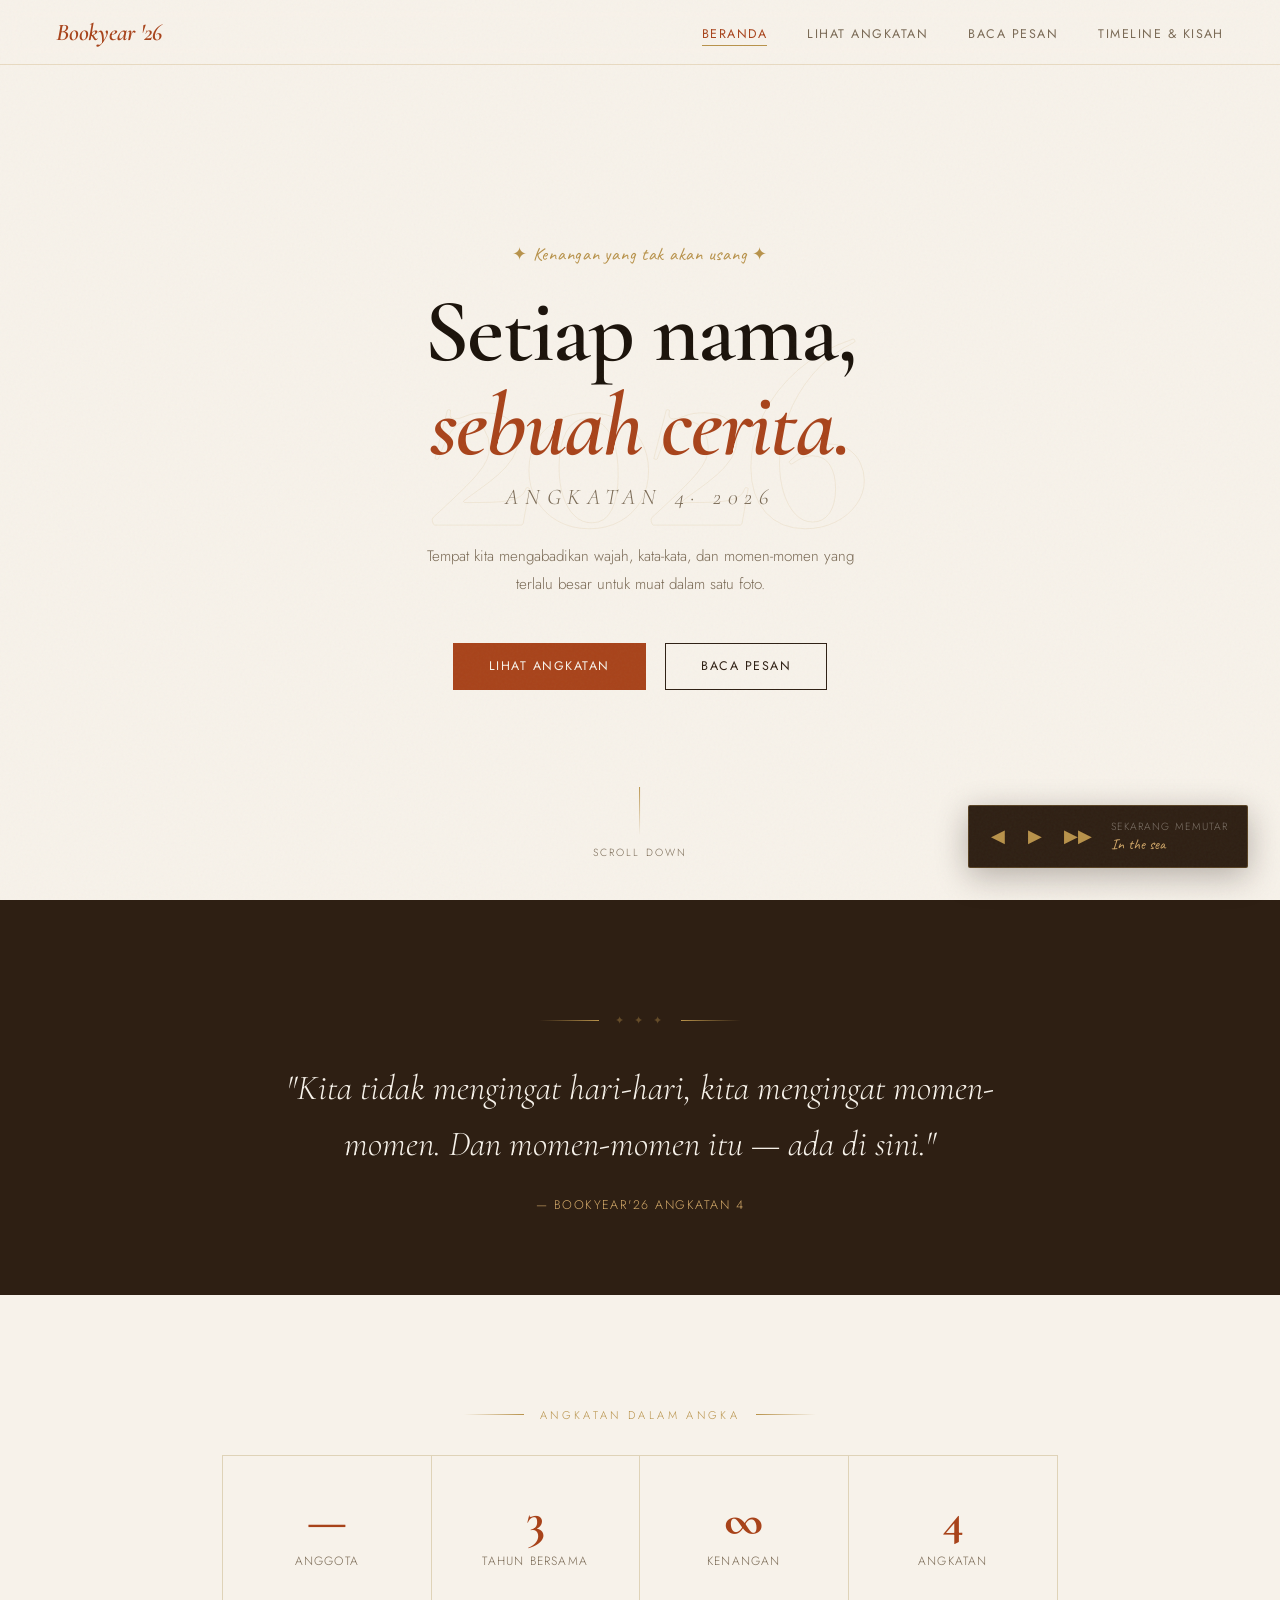
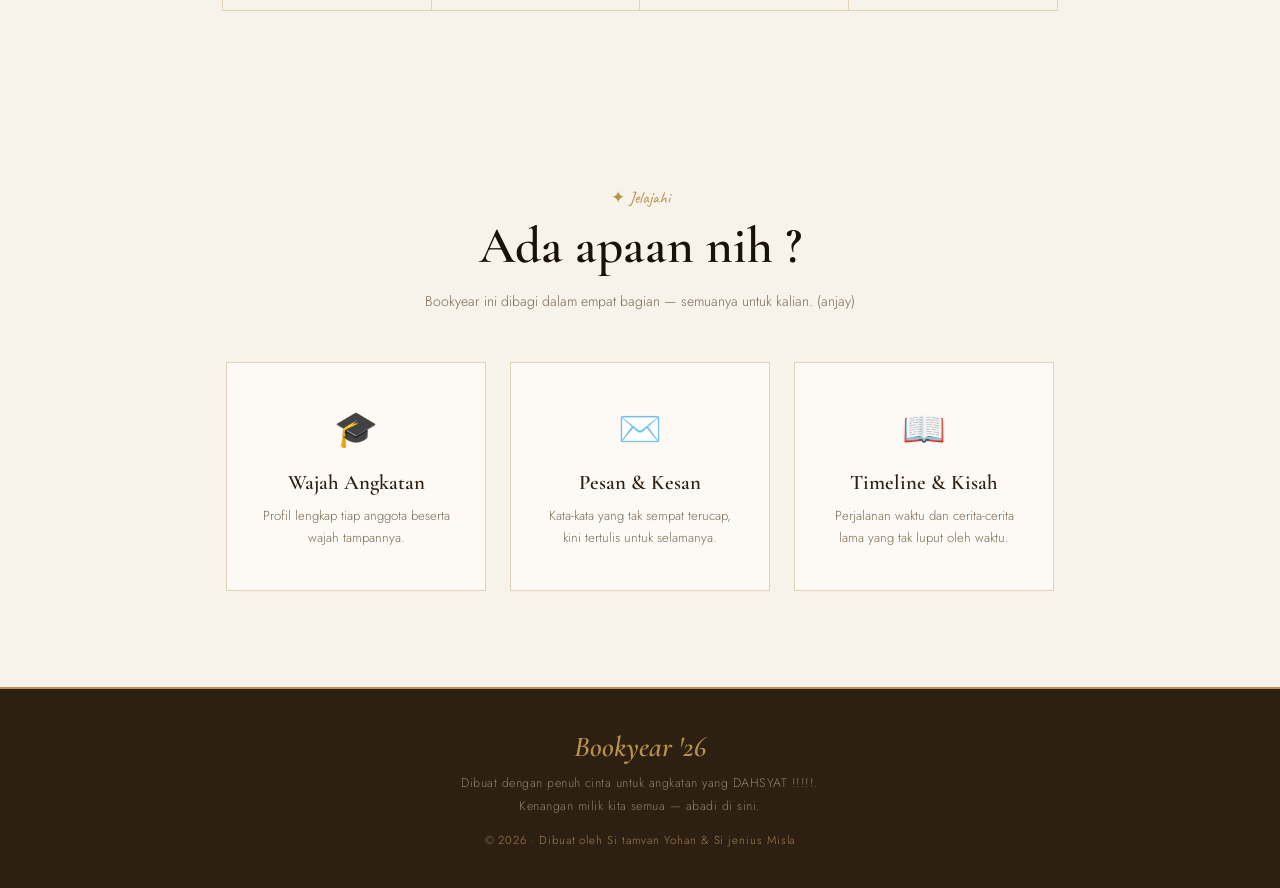
<file: index.html>
<!DOCTYPE html>
<html lang="id">
<head>
  <meta charset="UTF-8"/>
  <meta name="viewport" content="width=device-width, initial-scale=1.0"/>
  <title>Bookyear '26 — Angkatan Kita</title>
  <link rel="stylesheet" href="style.css"/>
  <style>
    .hero {
      min-height: 100vh;
      display: flex;
      flex-direction: column;
      justify-content: center;
      align-items: center;
      text-align: center;
      padding: 6rem 2rem 4rem;
      position: relative;
      overflow: hidden;
    }
    .hero-bg-text {
      position: absolute;
      font-family: 'Cormorant Garamond', serif;
      font-size: clamp(8rem, 22vw, 22rem);
      font-weight: 700;
      color: transparent;
      -webkit-text-stroke: 1px rgba(184,146,74,0.12);
      line-height: 1;
      user-select: none;
      top: 50%;
      transform: translateY(-55%);
      letter-spacing: -0.05em;
      white-space: nowrap;
    }
    .hero-content { position: relative; z-index: 2; max-width: 680px; }
    .hero-eyebrow { font-family: 'Caveat', cursive; font-size: 1.15rem; color: var(--gold); margin-bottom: 1.2rem; animation: fadeUp 0.9s ease both; letter-spacing: 0.04em; }
    .hero-title { font-family: 'Cormorant Garamond', serif; font-size: clamp(3rem, 7vw, 6rem); font-weight: 600; line-height: 1.05; color: var(--ink); margin-bottom: 0.6rem; animation: fadeUp 0.9s 0.12s ease both; letter-spacing: -0.02em; }
    .hero-title em { font-style: italic; color: var(--rust); }
    .hero-year-line { font-family: 'Cormorant Garamond', serif; font-size: clamp(1rem, 2.5vw, 1.4rem); font-weight: 300; font-style: italic; color: var(--muted); letter-spacing: 0.3em; text-transform: uppercase; margin-bottom: 2rem; animation: fadeUp 0.9s 0.22s ease both; }
    .hero-desc { font-size: 0.95rem; color: var(--muted); line-height: 1.85; max-width: 440px; margin: 0 auto 2.8rem; animation: fadeUp 0.9s 0.32s ease both; }
    .hero-cta { display: flex; gap: 1.2rem; justify-content: center; animation: fadeUp 0.9s 0.44s ease both; flex-wrap: wrap; }
    .scroll-indicator { position: absolute; bottom: 2.5rem; left: 50%; transform: translateX(-50%); display: flex; flex-direction: column; align-items: center; gap: 0.6rem; color: var(--muted); font-size: 0.65rem; letter-spacing: 0.2em; text-transform: uppercase; animation: fadeIn 1s 0.8s ease both; }
    .scroll-bar { width: 1px; height: 48px; background: linear-gradient(to bottom, var(--gold), transparent); animation: scrollLine 2.2s infinite; }
    .intro-strip { background: var(--brown); padding: 5rem 2rem; text-align: center; }
    .intro-strip .inner { max-width: 720px; margin: 0 auto; }
    .intro-strip blockquote { font-family: 'Cormorant Garamond', serif; font-size: clamp(1.4rem, 3vw, 2.2rem); font-style: italic; font-weight: 300; color: var(--cream); line-height: 1.6; margin-bottom: 1.2rem; }
    .intro-strip cite { font-size: 0.78rem; color: var(--gold-light); letter-spacing: 0.12em; text-transform: uppercase; font-style: normal; }
    .stats-section { padding: 5rem 2rem; max-width: 900px; margin: 0 auto; }
    .stats-grid { display: grid; grid-template-columns: repeat(4, 1fr); gap: 0; border: 1px solid var(--warm); }
    .stat-item { padding: 2.5rem 1.5rem; text-align: center; border-right: 1px solid var(--warm); transition: background 0.25s; }
    .stat-item:last-child { border-right: none; }
    .stat-item:hover { background: var(--parchment); }
    .stat-number { font-family: 'Cormorant Garamond', serif; font-size: 3rem; font-weight: 700; color: var(--rust); line-height: 1; margin-bottom: 0.5rem; }
    .stat-label { font-size: 0.75rem; color: var(--muted); letter-spacing: 0.1em; text-transform: uppercase; }
    .cta-section { padding: 6rem 2rem; text-align: center; }
    .cta-cards { display: flex; gap: 1.5rem; justify-content: center; margin-top: 3rem; flex-wrap: wrap; max-width: 900px; margin-left: auto; margin-right: auto; }
    .cta-card { flex: 1; min-width: 220px; max-width: 260px; background: var(--white); border: 1px solid var(--warm); padding: 2.5rem 1.8rem; text-align: center; text-decoration: none; color: var(--brown); transition: all 0.28s; position: relative; overflow: hidden; }
    .cta-card::before { content: ''; position: absolute; bottom: 0; left: 0; right: 0; height: 3px; background: var(--rust); transform: scaleX(0); transition: transform 0.28s; }
    .cta-card:hover { transform: translateY(-6px); box-shadow: 0 16px 48px rgba(46,31,19,0.12); }
    .cta-card:hover::before { transform: scaleX(1); }
    .cta-card-icon { font-size: 2.2rem; margin-bottom: 1rem; display: block; }
    .cta-card-title { font-family: 'Cormorant Garamond', serif; font-size: 1.3rem; font-weight: 600; margin-bottom: 0.6rem; }
    .cta-card-desc { font-size: 0.82rem; color: var(--muted); line-height: 1.7; }
    @media (max-width: 768px) {
      .stats-grid { grid-template-columns: 1fr 1fr; }
      .stat-item:nth-child(2) { border-right: none; }
      .stat-item:nth-child(3) { border-top: 1px solid var(--warm); }
      .stat-item:nth-child(4) { border-top: 1px solid var(--warm); }
      .cta-card { min-width: 140px; padding: 1.8rem 1rem; }
    }
  </style>
</head>
<body>

<nav>
  <a href="index.html" class="nav-logo">Bookyear '26</a>
  <ul class="nav-links">
    <li><a href="index.html" class="active">Beranda</a></li>
    <li><a href="angkatan.html">Lihat Angkatan</a></li>
    <li><a href="pesan.html">Baca Pesan</a></li>
    <li><a href="timeline.html">Timeline & Kisah</a></li>
  </ul>
</nav>

<section class="hero">
  <div class="hero-bg-text">2026</div>
  <div class="hero-content">
    <p class="hero-eyebrow">✦ Kenangan yang tak akan usang ✦</p>
    <h1 class="hero-title">Setiap nama,<br/><em>sebuah cerita.</em></h1>
    <p class="hero-year-line">Angkatan 4· 2026</p>
    <p class="hero-desc">Tempat kita mengabadikan wajah, kata-kata, dan momen-momen yang terlalu besar untuk muat dalam satu foto.</p>
    <div class="hero-cta">
      <a href="angkatan.html" class="btn btn-primary">Lihat Angkatan</a>
      <a href="pesan.html" class="btn btn-outline">Baca Pesan</a>
    </div>
  </div>
  <div class="scroll-indicator">
    <div class="scroll-bar"></div>
    scroll down
  </div>
</section>

<div class="intro-strip">
  <div class="inner">
    <div class="ornament" style="color:rgba(184,146,74,0.4);">✦ ✦ ✦</div>
    <blockquote>"Kita tidak mengingat hari-hari, kita mengingat momen-momen. Dan momen-momen itu — ada di sini."</blockquote>
    <cite>— Bookyear'26 Angkatan 4</cite>
  </div>
</div>

<section class="stats-section">
  <div class="ornament">Angkatan dalam Angka</div>
  <div class="stats-grid">
    <div class="stat-item">
      <div class="stat-number" id="statAnggota">—</div>
      <div class="stat-label">Anggota</div>
    </div>
    <div class="stat-item"><div class="stat-number">3</div><div class="stat-label">Tahun Bersama</div></div>
    <div class="stat-item"><div class="stat-number">∞</div><div class="stat-label">Kenangan</div></div>
    <div class="stat-item"><div class="stat-number">4</div><div class="stat-label">Angkatan</div></div>
  </div>
</section>

<section class="cta-section">
  <p class="section-tag">✦ Jelajahi</p>
  <h2 class="section-title">Ada apaan nih ?</h2>
  <p class="section-sub">Bookyear ini dibagi dalam empat bagian — semuanya untuk kalian. (anjay)</p>
  <div class="cta-cards">
    <a href="angkatan.html" class="cta-card">
      <span class="cta-card-icon">🎓</span>
      <div class="cta-card-title">Wajah Angkatan</div>
      <p class="cta-card-desc">Profil lengkap tiap anggota beserta wajah tampannya.</p>
    </a>
    <a href="pesan.html" class="cta-card">
      <span class="cta-card-icon">✉️</span>
      <div class="cta-card-title">Pesan & Kesan</div>
      <p class="cta-card-desc">Kata-kata yang tak sempat terucap, kini tertulis untuk selamanya.</p>
    </a>
    <a href="timeline.html" class="cta-card">
      <span class="cta-card-icon">📖</span>
      <div class="cta-card-title">Timeline & Kisah</div>
      <p class="cta-card-desc">Perjalanan waktu dan cerita-cerita lama yang tak luput oleh waktu.</p>
    </a>
  </div>
</section>

<footer>
  <div class="footer-logo">Bookyear '26</div>
  <p>Dibuat dengan penuh cinta untuk angkatan yang DAHSYAT !!!!!.<br/>Kenangan milik kita semua — abadi di sini.</p>
  <div class="copyright">© 2026 · Dibuat oleh Si tamvan Yohan & Si jenius Misla</div>
</footer>

<!-- MUSIC PLAYER -->
<div class="music-player">
  <button class="music-btn" id="prevBtn">&#9664;</button>
  <button class="music-btn" id="playBtn">&#9654;</button>
  <button class="music-btn" id="nextBtn">&#9654;&#9654;</button>
  <div class="music-info">
    <div class="music-label">Sekarang Memutar</div>
    <div class="music-title" id="musicTitle">Pilih Lagu</div>
  </div>
</div>
<audio id="audioPlayer"></audio>

<script>
  const SHEETS_API_URL = "https://script.google.com/macros/s/AKfycbzkuLeHB9G6drGbySrIQ1A6SAeWRSLo1djLJoCJ_fPSqho6WKIPizwEtDuufX0tcUEe/exec";

  // =============================================
  // PLAYLIST — isi src dengan nama file MP3
  // Upload MP3 ke folder "music/" di repo GitHub
  // Contoh: src: "music/golden-brown.mp3"
  // =============================================
  const playlist = [
    { title: "In the sea", src: "in the sea - The Dreamer Piano.mp3" },
    { title: "打上花火 — DAOKO", src: "DAOKO × 米津玄師『打上花火』MUSIC VIDEO - daoko_jp.mp3" },
    { title: "Taweel Al Shawq — Ahmed Bukhatir", src: "Nasheed Taweel Alshawq - Ahmed Bukhatir  - أحمد بوخاطر - نشيد طويل الشوق - Ahmed Bukhatir  احمد بوخاطر.mp3" },
  ];

  let currentTrack = 0, isPlaying = false;
  const audio = document.getElementById('audioPlayer');
  const playBtn = document.getElementById('playBtn');
  const titleEl = document.getElementById('musicTitle');

  audio.addEventListener('ended', () => loadTrack((currentTrack + 1) % playlist.length));

  function loadTrack(i) {
    currentTrack = (i + playlist.length) % playlist.length;
    titleEl.textContent = playlist[currentTrack].title;
    audio.src = playlist[currentTrack].src;
    if (isPlaying) audio.play().catch(() => {});
  }

  function togglePlay() {
    if (!playlist[currentTrack].src) return;
    if (isPlaying) {
      audio.pause();
      playBtn.innerHTML = '&#9654;';
    } else {
      if (!audio.src || audio.src === window.location.href) audio.src = playlist[currentTrack].src;
      audio.play().catch(() => {});
      playBtn.innerHTML = '&#9646;&#9646;';
    }
    isPlaying = !isPlaying;
  }

  playBtn.onclick = togglePlay;
  document.getElementById('prevBtn').onclick = () => { loadTrack(currentTrack - 1); if (isPlaying) audio.play().catch(() => {}); };
  document.getElementById('nextBtn').onclick = () => { loadTrack(currentTrack + 1); if (isPlaying) audio.play().catch(() => {}); };
  titleEl.textContent = playlist[0].title;

  // Jumlah anggota dinamis dari Sheets
  async function fetchMemberCount() {
    try {
      const res = await fetch(SHEETS_API_URL + '?type=members');
      const data = await res.json();
      document.getElementById('statAnggota').textContent = data.length || '0';
    } catch(e) {
      document.getElementById('statAnggota').textContent = '—';
    }
  }
  fetchMemberCount();
</script>
</body>
</html>
</file>
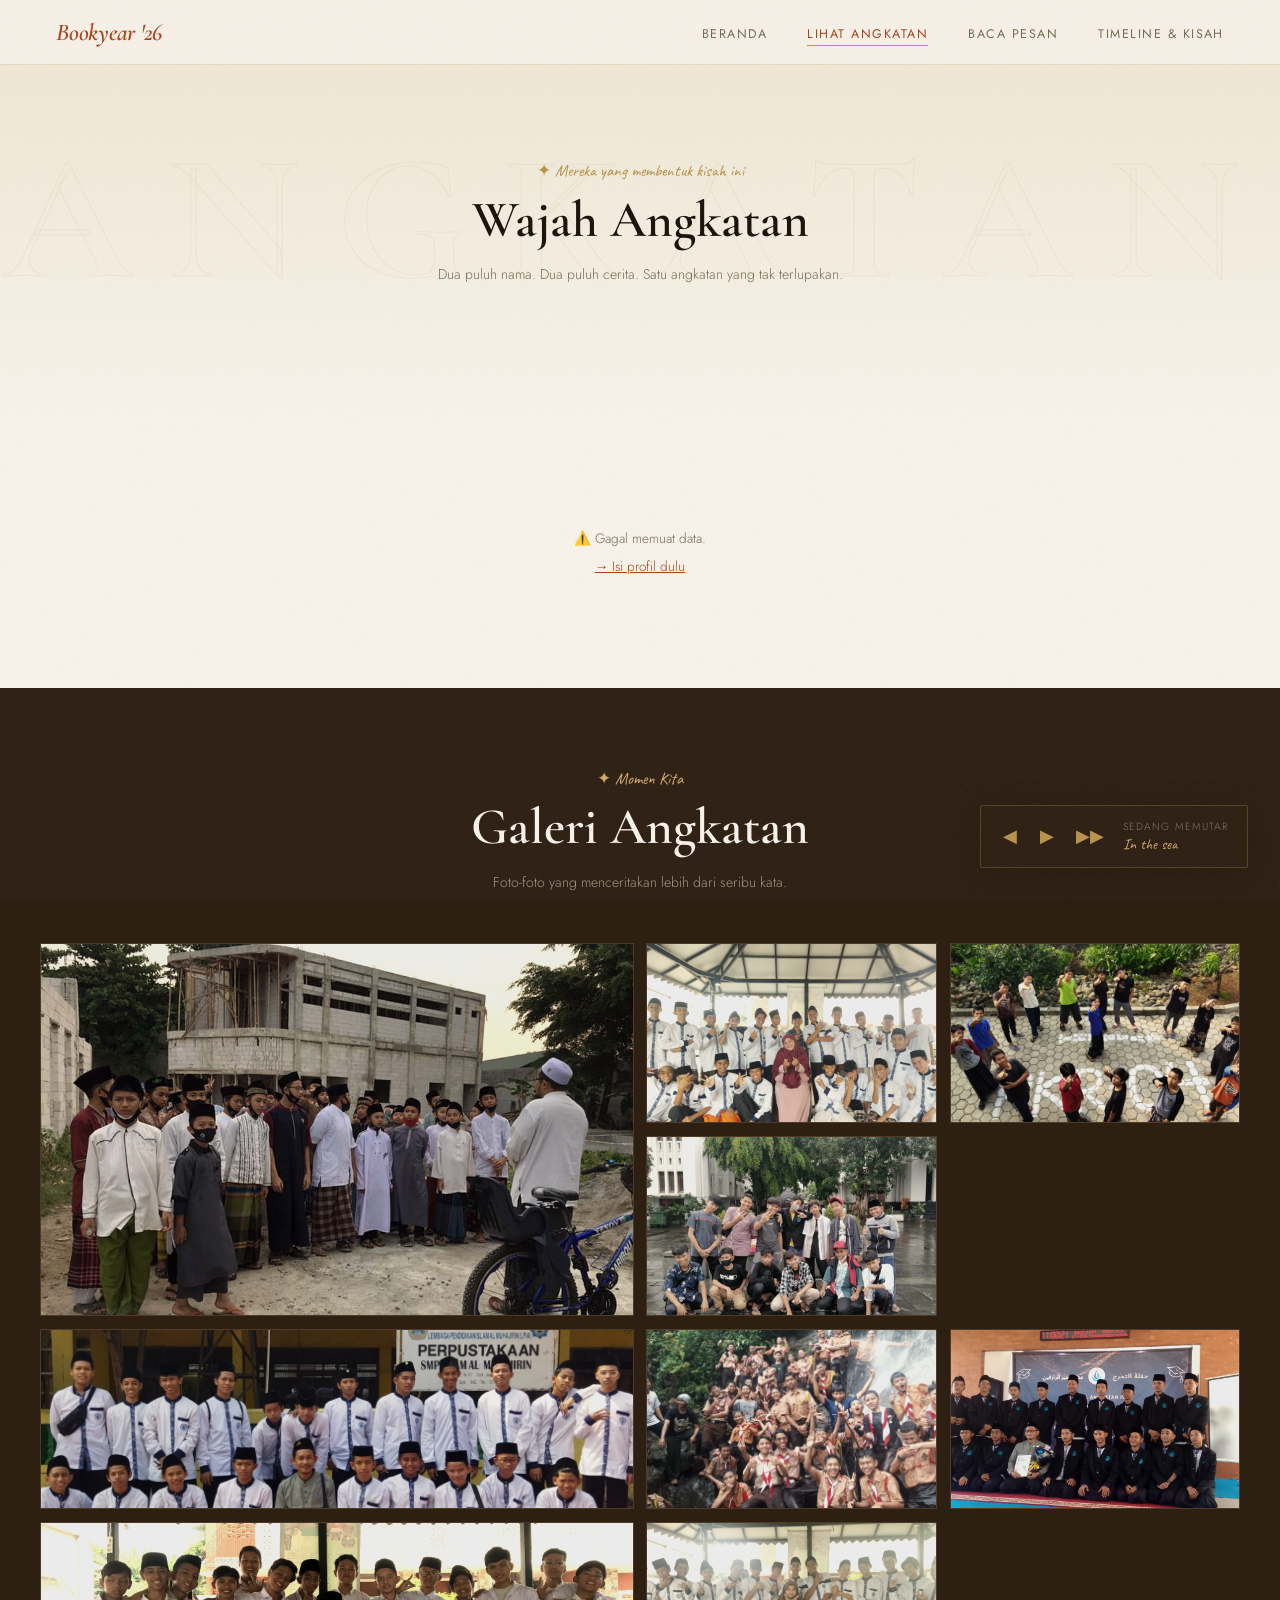
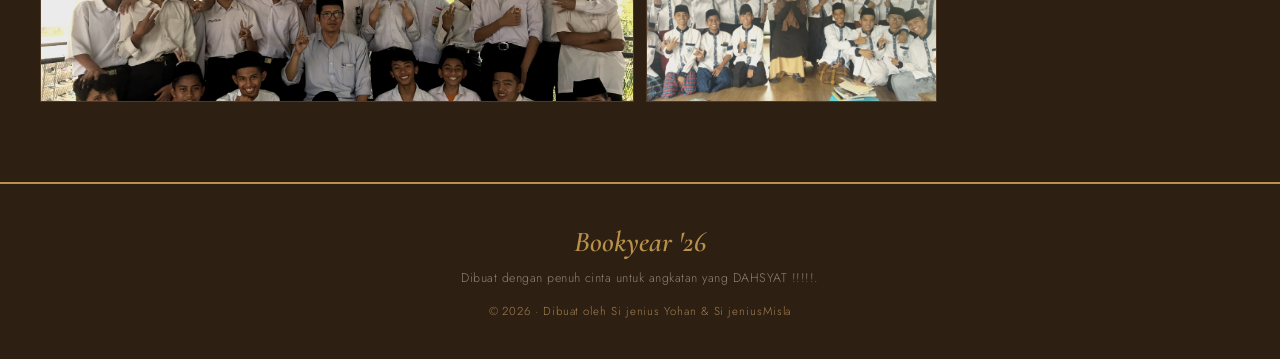
<file: angkatan.html>
<!DOCTYPE html>
<html lang="id">
<head>
  <meta charset="UTF-8"/>
  <meta name="viewport" content="width=device-width, initial-scale=1.0"/>
  <title>Wajah Angkatan — Bookyear '26</title>
  <link rel="stylesheet" href="style.css"/>
  <style>
    .page-hero {
      padding: 10rem 2rem 5rem;
      text-align: center;
      background: linear-gradient(to bottom, var(--parchment), var(--cream));
      position: relative;
      overflow: hidden;
    }
    .page-hero::before {
      content: 'ANGKATAN';
      position: absolute;
      font-family: 'Cormorant Garamond', serif;
      font-size: clamp(5rem, 14vw, 12rem);
      font-weight: 700;
      color: transparent;
      -webkit-text-stroke: 1px rgba(184,146,74,0.1);
      top: 50%; left: 50%;
      transform: translate(-50%, -45%);
      white-space: nowrap;
      pointer-events: none;
      letter-spacing: 0.2em;
    }
    .page-hero .section-title { position: relative; z-index: 1; }
    .page-hero .section-tag { position: relative; z-index: 1; }
    .page-hero .section-sub { position: relative; z-index: 1; }
    .profiles-section { max-width: 1200px; margin: 0 auto; padding: 4rem 2rem; }
    .profiles-grid { display: grid; grid-template-columns: repeat(auto-fill, minmax(190px, 1fr)); gap: 1.2rem; }
    .profile-card { background: var(--white); border: 1px solid var(--warm); padding: 1.8rem 1.2rem 1.5rem; text-align: center; cursor: pointer; transition: all 0.28s; position: relative; overflow: hidden; }
    .profile-card::after { content: ''; position: absolute; bottom: 0; left: 0; right: 0; height: 3px; background: linear-gradient(to right, var(--gold), var(--rust)); transform: scaleX(0); transition: transform 0.28s; }
    .profile-card:hover { transform: translateY(-5px); box-shadow: 0 14px 40px rgba(46,31,19,0.11); }
    .profile-card:hover::after { transform: scaleX(1); }
    .profile-avatar { width: 76px; height: 76px; border-radius: 50%; background: var(--parchment); display: flex; align-items: center; justify-content: center; font-family: 'Cormorant Garamond', serif; font-size: 1.9rem; font-weight: 700; color: var(--rust); margin: 0 auto 1rem; border: 2px solid var(--warm); transition: border-color 0.28s; overflow: hidden; }
    .profile-card:hover .profile-avatar { border-color: var(--gold); }
    .profile-name { font-family: 'Cormorant Garamond', serif; font-size: 1.05rem; font-weight: 600; color: var(--ink); margin-bottom: 0.3rem; }
    .profile-class { font-size: 0.7rem; color: var(--gold); text-transform: uppercase; letter-spacing: 0.1em; margin-bottom: 0.5rem; }
    .profile-tagline { font-size: 0.78rem; color: var(--muted); font-style: italic; line-height: 1.5; }
    .gallery-section { background: var(--brown); padding: 5rem 2rem; }
    .gallery-inner { max-width: 1200px; margin: 0 auto; }
    .gallery-section .section-title { color: var(--cream); }
    .gallery-section .section-tag { color: var(--gold-light); }
    .gallery-section .section-sub { color: rgba(237,229,208,0.6); }
    .gallery-grid { display: grid; grid-template-columns: repeat(4, 1fr); grid-auto-rows: 180px; gap: 0.8rem; }
    .gallery-item { background: rgba(255,255,255,0.06); overflow: hidden; position: relative; cursor: pointer; border: 1px solid rgba(184,146,74,0.15); }
    .gallery-item:nth-child(1) { grid-column: span 2; grid-row: span 2; }
    .gallery-item:nth-child(5) { grid-column: span 2; }
    .gallery-item:nth-child(8) { grid-column: span 2; }
    .gallery-item img { width: 100%; height: 100%; object-fit: cover; transition: transform 0.4s, filter 0.4s; filter: sepia(20%) contrast(1.05) brightness(0.92); }
    .gallery-item:hover img { transform: scale(1.06); filter: sepia(0%) contrast(1.1) brightness(1); }
    .gallery-placeholder { width: 100%; height: 100%; display: flex; flex-direction: column; align-items: center; justify-content: center; gap: 0.5rem; }
    .gallery-placeholder .ph-icon { font-size: 2rem; opacity: 0.3; }
    .gallery-placeholder .ph-text { font-size: 0.72rem; color: rgba(184,146,74,0.5); letter-spacing: 0.08em; text-transform: uppercase; }
    .gallery-label { position: absolute; bottom: 0; left: 0; right: 0; background: linear-gradient(to top, rgba(20,12,6,0.8), transparent); padding: 1.5rem 1rem 0.8rem; font-family: 'Caveat', cursive; font-size: 0.9rem; color: var(--gold-light); opacity: 0; transition: opacity 0.3s; }
    .gallery-item:hover .gallery-label { opacity: 1; }
    .modal-tag { display: inline-block; background: var(--parchment); color: var(--rust); font-size: 0.68rem; letter-spacing: 0.1em; text-transform: uppercase; padding: 0.25rem 0.7rem; margin-bottom: 1.5rem; }
    @media (max-width: 768px) {
      .profiles-grid { grid-template-columns: repeat(2, 1fr); }
      .gallery-grid { grid-template-columns: repeat(2, 1fr); }
      .gallery-item:nth-child(1) { grid-column: span 2; }
      .gallery-item:nth-child(5) { grid-column: span 2; }
      .gallery-item:nth-child(8) { grid-column: span 2; }
    }
  </style>
</head>
<body>

<nav>
  <a href="index.html" class="nav-logo">Bookyear '26</a>
  <ul class="nav-links">
    <li><a href="index.html">Beranda</a></li>
    <li><a href="angkatan.html" class="active">Lihat Angkatan</a></li>
    <li><a href="pesan.html">Baca Pesan</a></li>
    <li><a href="timeline.html">Timeline & Kisah</a></li>
  </ul>
</nav>

<div class="page-hero">
  <p class="section-tag">✦ Mereka yang membentuk kisah ini</p>
  <h1 class="section-title">Wajah Angkatan</h1>
  <p class="section-sub">Dua puluh nama. Dua puluh cerita. Satu angkatan yang tak terlupakan.</p>
</div>

<section class="profiles-section">
  <div class="profiles-grid" id="profilesGrid"></div>
</section>

<section class="gallery-section">
  <div class="gallery-inner">
    <p class="section-tag">✦ Momen Kita</p>
    <h2 class="section-title" style="color:var(--cream);">Galeri Angkatan</h2>
    <p class="section-sub" style="color:rgba(237,229,208,0.6);">Foto-foto yang menceritakan lebih dari seribu kata.</p>
    <div class="gallery-grid" id="galleryGrid"></div>
  </div>
</section>

<footer>
  <div class="footer-logo">Bookyear '26</div>
  <p>Dibuat dengan penuh cinta untuk angkatan yang DAHSYAT !!!!!.</p>
  <div class="copyright">© 2026 · Dibuat oleh Si jenius Yohan & Si jeniusMisla</div>
</footer>

<!-- MODAL -->
<div class="modal-overlay" id="modalOverlay">
  <div class="modal" id="modalBox">
    <button class="modal-close" onclick="closeModal()">✕</button>
    <div class="modal-header">
      <div class="modal-avatar" id="mAvatar"></div>
      <div class="modal-name" id="mName"></div>
      <div class="modal-class" id="mClass"></div>
    </div>
    <div class="modal-body">
      <div class="modal-grid">
        <div class="modal-field"><label>Cita-cita</label><span id="mCita"></span></div>
        <div class="modal-field"><label>Hobi</label><span id="mHobi"></span></div>
        <div class="modal-field"><label>Karakter</label><span id="mKarakter"></span></div>
        <div class="modal-field"><label>Julukan</label><span id="mJulukan"></span></div>
        <div class="modal-field"><label>Karakter Favorit</label><span id="mChar"></span></div>
        <div class="modal-field"><label>Game Favorit</label><span id="mGame"></span></div>
      </div>
      <div class="modal-quote" id="mQuote"></div>
    </div>
  </div>
</div>

<!-- MUSIC PLAYER -->
<div class="music-player">
  <button class="music-btn" id="prevBtn">&#9664;</button>
  <button class="music-btn" id="playBtn">&#9654;</button>
  <button class="music-btn" id="nextBtn">&#9654;&#9654;</button>
  <div class="music-info">
    <div class="music-label">Sedang Memutar</div>
    <div class="music-title" id="musicTitle">Pilih Lagu</div>
  </div>
</div>
<audio id="audioPlayer"></audio>

<script>
  const SHEETS_API_URL = "https://script.google.com/macros/s/AKfycbzkuLeHB9G6drGbySrIQ1A6SAeWRSLo1djLJoCJ_fPSqho6WKIPizwEtDuufX0tcUEe/exec";

  const playlist = [
    { title: "In the sea", src: "in the sea - The Dreamer Piano.mp3" },
    { title: "打上花火 — DAOKO", src: "DAOKO × 米津玄師『打上花火』MUSIC VIDEO - daoko_jp.mp3" },
    { title: "Taweel Al Shawq — Ahmed Bukhatir", src: "Nasheed Taweel Alshawq - Ahmed Bukhatir  - أحمد بوخاطر - نشيد طويل الشوق - Ahmed Bukhatir  احمد بوخاطر.mp3" },
  ];

  let currentTrack = 0, isPlaying = false;
  const audio = document.getElementById('audioPlayer');
  const playBtn = document.getElementById('playBtn');
  const titleEl = document.getElementById('musicTitle');

  audio.addEventListener('ended', () => loadTrack((currentTrack + 1) % playlist.length));

  function loadTrack(i) {
    currentTrack = (i + playlist.length) % playlist.length;
    titleEl.textContent = playlist[currentTrack].title;
    audio.src = playlist[currentTrack].src;
    if (isPlaying) audio.play().catch(() => {});
  }

  function togglePlay() {
    if (!playlist[currentTrack].src) return;
    if (isPlaying) {
      audio.pause();
      playBtn.innerHTML = '&#9654;';
    } else {
      if (!audio.src || audio.src === window.location.href) audio.src = playlist[currentTrack].src;
      audio.play().catch(() => {});
      playBtn.innerHTML = '&#9646;&#9646;';
    }
    isPlaying = !isPlaying;
  }

  playBtn.onclick = togglePlay;
  document.getElementById('prevBtn').onclick = () => { loadTrack(currentTrack - 1); if (isPlaying) audio.play().catch(() => {}); };
  document.getElementById('nextBtn').onclick = () => { loadTrack(currentTrack + 1); if (isPlaying) audio.play().catch(() => {}); };
  titleEl.textContent = playlist[0].title;

  // DATA GALERI
  const gallery = [
    { label: "Serangan israel",    src: "fotbar_bocil.jpg" },
    { label: "kiwkiw", src: "fotbar_guru_indo2.jpeg" },
    { label: "nunjuk teroris",  src: "fotbar_tanaH2.jpeg" },
    { label: "fotbar_tanpa_admin",      src: "fotbar_tanpa_dev.jpeg" },
    { label: "Abis ujian",  src: "abisujian.jpeg" },
    { label: "Di sungai",    src: "fotbar_sungai.jpeg" },
    { label: "Kelulusan",     src: "fotbar_lulus.jpeg" },
    { label: "Fotbar pak hadri",      src: "fotbar_guru_mtk.jpeg" },
    { label: "Fotbar skiwckiw",      src: "fotbar_guru_ips.jpeg" },
  ];

  let members = [];

  async function fetchMembers() {
    const grid = document.getElementById('profilesGrid');
    grid.innerHTML = `<div style="grid-column:1/-1;text-align:center;padding:3rem;color:var(--muted);font-style:italic;font-size:0.9rem;">Memuat data angkatan...</div>`;
    try {
      const res = await fetch(SHEETS_API_URL + '?type=members');
      const data = await res.json();
      members = data;
      renderProfiles();
    } catch(e) {
      grid.innerHTML = `<div style="grid-column:1/-1;text-align:center;padding:3rem;color:var(--muted);font-size:0.85rem;">⚠️ Gagal memuat data.<br/><a href="form.html" style="color:var(--rust);margin-top:0.5rem;display:inline-block;">→ Isi profil dulu</a></div>`;
    }
  }

  function renderProfiles() {
    const grid = document.getElementById('profilesGrid');
    if (!members.length) {
      grid.innerHTML = `<div style="grid-column:1/-1;text-align:center;padding:3rem;color:var(--muted);font-style:italic;">Belum ada profil. <a href="form.html" style="color:var(--rust);">Isi profil dulu →</a></div>`;
      return;
    }
    grid.innerHTML = members.map((m, i) => {
      const inisial = m.nama ? m.nama[0].toUpperCase() : '?';
      const avatarContent = m.foto
        ? `<img src="${m.foto}" alt="${m.nama}" style="width:100%;height:100%;object-fit:cover;border-radius:50%;" onerror="this.style.display='none';this.nextElementSibling.style.display=''"/><span style="display:none">${inisial}</span>`
        : inisial;
      return `<div class="profile-card" onclick="openModal(${i})">
        <div class="profile-avatar">${avatarContent}</div>
        <div class="profile-name">${m.nama}</div>
        <div class="profile-class">${m.kelas}</div>
        <div class="profile-tagline">"${(m.quote||'').substring(0,45)}…"</div>
      </div>`;
    }).join('');
  }

  function renderGallery() {
    document.getElementById('galleryGrid').innerHTML = gallery.map(g => `
      <div class="gallery-item">
        ${g.src
          ? `<img src="${g.src}" alt="${g.label}"/><div class="gallery-label">${g.label}</div>`
          : `<div class="gallery-placeholder"><div class="ph-icon">📸</div><div class="ph-text">${g.label}</div></div>`}
      </div>`).join('');
  }

  function openModal(i) {
    const m = members[i];
    const inisial = m.nama ? m.nama[0].toUpperCase() : '?';
    const av = document.getElementById('mAvatar');
    av.innerHTML = m.foto
      ? `<img src="${m.foto}" alt="${m.nama}" style="width:100%;height:100%;object-fit:cover;border-radius:50%;" onerror="this.style.display='none'"/>`
      : inisial;
    document.getElementById('mName').textContent = m.nama;
    document.getElementById('mClass').textContent = m.kelas;
    document.getElementById('mCita').textContent = m.cita || '—';
    document.getElementById('mHobi').textContent = m.hobi || '—';
    document.getElementById('mKarakter').textContent = m.karakter || '—';
    document.getElementById('mJulukan').textContent = m.julukan ? `"${m.julukan}"` : '—';
    document.getElementById('mChar').textContent = m.char || '—';
    document.getElementById('mGame').textContent = m.game || '—';
    document.getElementById('mQuote').textContent = m.quote ? `"${m.quote}"` : '';
    document.getElementById('modalOverlay').classList.add('active');
    document.body.style.overflow = 'hidden';
  }

  function closeModal() {
    document.getElementById('modalOverlay').classList.remove('active');
    document.body.style.overflow = '';
  }

  document.getElementById('modalOverlay').addEventListener('click', function(e) { if (e.target === this) closeModal(); });
  document.addEventListener('keydown', e => { if (e.key === 'Escape') closeModal(); });

  fetchMembers();
  renderGallery();
</script>
</body>
</html>
</file>
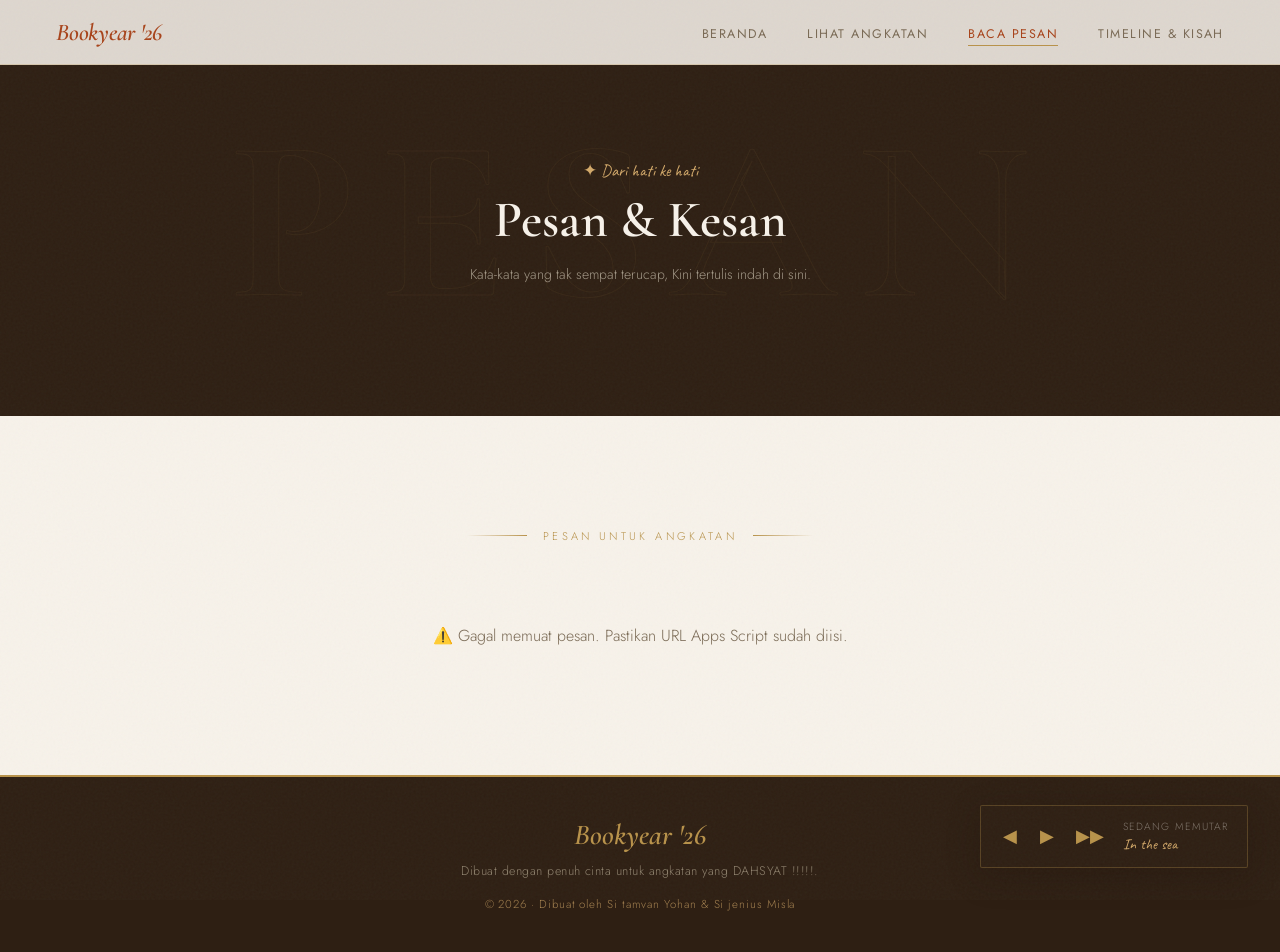
<file: pesan.html>
<!DOCTYPE html>
<html lang="id">
<head>
  <meta charset="UTF-8"/>
  <meta name="viewport" content="width=device-width, initial-scale=1.0"/>
  <title>Pesan & Kesan — Bookyear '26</title>
  <link rel="stylesheet" href="style.css"/>
  <style>
    .page-hero {
      padding: 10rem 2rem 5rem;
      text-align: center;
      background: var(--brown);
      position: relative;
      overflow: hidden;
    }
    .page-hero::before {
      content: 'PESAN';
      position: absolute;
      font-family: 'Cormorant Garamond', serif;
      font-size: clamp(6rem, 18vw, 16rem);
      font-weight: 700;
      color: transparent;
      -webkit-text-stroke: 1px rgba(184,146,74,0.08);
      top: 50%; left: 50%;
      transform: translate(-50%, -45%);
      white-space: nowrap;
      pointer-events: none;
      letter-spacing: 0.1em;
    }
    .page-hero .section-title { color: var(--cream); position: relative; z-index: 1; }
    .page-hero .section-tag { color: var(--gold-light); position: relative; z-index: 1; }
    .page-hero .section-sub { color: rgba(237,229,208,0.6); position: relative; z-index: 1; }
    .messages-section { max-width: 1100px; margin: 0 auto; padding: 5rem 2rem; }
    .messages-grid { display: grid; grid-template-columns: repeat(auto-fill, minmax(300px, 1fr)); gap: 1.5rem; }
    .message-card { background: var(--white); border: 1px solid var(--warm); padding: 2rem 1.8rem 1.8rem; position: relative; transition: all 0.28s; overflow: hidden; }
    .message-card::before { content: '\201C'; position: absolute; font-family: 'Cormorant Garamond', serif; font-size: 7rem; line-height: 1; color: var(--warm); top: -0.8rem; left: 1rem; pointer-events: none; }
    .message-card::after { content: ''; position: absolute; top: 0; left: 0; width: 3px; height: 100%; background: var(--rust); transform: scaleY(0); transition: transform 0.28s; transform-origin: top; }
    .message-card:hover { box-shadow: 0 12px 40px rgba(46,31,19,0.1); transform: translateY(-3px); }
    .message-card:hover::after { transform: scaleY(1); }
    .message-text { font-family: 'Cormorant Garamond', serif; font-size: 1.05rem; font-style: italic; font-weight: 300; line-height: 1.85; color: var(--brown); margin-bottom: 1.5rem; position: relative; z-index: 1; padding-top: 2rem; }
    .message-footer { display: flex; flex-direction: column; gap: 0.2rem; border-top: 1px solid var(--warm); padding-top: 1rem; }
    .message-from { font-family: 'Caveat', cursive; font-size: 1.05rem; color: var(--rust); font-weight: 600; }
    .message-to { font-size: 0.73rem; color: var(--muted); letter-spacing: 0.06em; }
    .message-card.featured { grid-column: span 2; background: var(--parchment); border-color: var(--gold); }
    .message-card.featured .message-text { font-size: 1.2rem; }
    @media (max-width: 768px) {
      .message-card.featured { grid-column: span 1; }
      .messages-grid { grid-template-columns: 1fr; }
    }
  </style>
</head>
<body>

<nav>
  <a href="index.html" class="nav-logo">Bookyear '26</a>
  <ul class="nav-links">
    <li><a href="index.html">Beranda</a></li>
    <li><a href="angkatan.html">Lihat Angkatan</a></li>
    <li><a href="pesan.html" class="active">Baca Pesan</a></li>
    <li><a href="timeline.html">Timeline & Kisah</a></li>
  </ul>
</nav>

<div class="page-hero">
  <p class="section-tag">✦ Dari hati ke hati</p>
  <h1 class="section-title">Pesan & Kesan</h1>
  <p class="section-sub">Kata-kata yang tak sempat terucap, Kini tertulis indah di sini.</p>
</div>

<section class="messages-section">
  <div class="ornament">Pesan untuk Angkatan</div>
  <div class="messages-grid" id="messagesGrid"></div>
</section>

<footer>
  <div class="footer-logo">Bookyear '26</div>
  <p>Dibuat dengan penuh cinta untuk angkatan yang DAHSYAT !!!!!.</p>
  <div class="copyright">© 2026 · Dibuat oleh Si tamvan Yohan & Si jenius Misla</div>
</footer>

<!-- MUSIC PLAYER -->
<div class="music-player">
  <button class="music-btn" id="prevBtn">&#9664;</button>
  <button class="music-btn" id="playBtn">&#9654;</button>
  <button class="music-btn" id="nextBtn">&#9654;&#9654;</button>
  <div class="music-info">
    <div class="music-label">Sedang memutar</div>
    <div class="music-title" id="musicTitle">Pilih Lagu</div>
  </div>
</div>
<audio id="audioPlayer"></audio>

<script>
  const SHEETS_API_URL = "https://script.google.com/macros/s/AKfycbzkuLeHB9G6drGbySrIQ1A6SAeWRSLo1djLJoCJ_fPSqho6WKIPizwEtDuufX0tcUEe/exec";

  const playlist = [
    { title: "In the sea", src: "in the sea - The Dreamer Piano.mp3" },
    { title: "打上花火 — DAOKO", src: "DAOKO × 米津玄師『打上花火』MUSIC VIDEO - daoko_jp.mp3" },
    { title: "Taweel Al Shawq — Ahmed Bukhatir", src: "Nasheed Taweel Alshawq - Ahmed Bukhatir  - أحمد بوخاطر - نشيد طويل الشوق - Ahmed Bukhatir  احمد بوخاطر.mp3" },
  ];

  let currentTrack = 0, isPlaying = false;
  const audio = document.getElementById('audioPlayer');
  const playBtn = document.getElementById('playBtn');
  const titleEl = document.getElementById('musicTitle');

  audio.addEventListener('ended', () => loadTrack((currentTrack + 1) % playlist.length));

  function loadTrack(i) {
    currentTrack = (i + playlist.length) % playlist.length;
    titleEl.textContent = playlist[currentTrack].title;
    audio.src = playlist[currentTrack].src;
    if (isPlaying) audio.play().catch(() => {});
  }

  function togglePlay() {
    if (!playlist[currentTrack].src) return;
    if (isPlaying) {
      audio.pause();
      playBtn.innerHTML = '&#9654;';
    } else {
      if (!audio.src || audio.src === window.location.href) audio.src = playlist[currentTrack].src;
      audio.play().catch(() => {});
      playBtn.innerHTML = '&#9646;&#9646;';
    }
    isPlaying = !isPlaying;
  }

  playBtn.onclick = togglePlay;
  document.getElementById('prevBtn').onclick = () => { loadTrack(currentTrack - 1); if (isPlaying) audio.play().catch(() => {}); };
  document.getElementById('nextBtn').onclick = () => { loadTrack(currentTrack + 1); if (isPlaying) audio.play().catch(() => {}); };
  titleEl.textContent = playlist[0].title;

  async function fetchMessages() {
    const grid = document.getElementById('messagesGrid');
    grid.innerHTML = `<div style="grid-column:1/-1;text-align:center;padding:3rem;color:var(--muted);font-style:italic;">Memuat pesan...</div>`;
    try {
      const res = await fetch(SHEETS_API_URL + '?type=messages');
      const data = await res.json();
      if (!data.length) {
        grid.innerHTML = `<div style="grid-column:1/-1;text-align:center;padding:3rem;color:var(--muted);font-style:italic;">Belum ada pesan. Isi dulu lewat form profil!</div>`;
        return;
      }
      grid.innerHTML = data.map((msg, i) => `
        <div class="message-card ${i===0?'featured':''}">
          <p class="message-text">${msg.pesan}</p>
          <div class="message-footer">
            <span class="message-from">— ${msg.nama}</span>
            <span class="message-to">${msg.pesanTo || 'untuk angkatan'}</span>
          </div>
        </div>`).join('');
    } catch(e) {
      grid.innerHTML = `<div style="grid-column:1/-1;text-align:center;padding:3rem;color:var(--muted);">⚠️ Gagal memuat pesan. Pastikan URL Apps Script sudah diisi.</div>`;
    }
  }
  fetchMessages();
</script>
</body>
</html>
</file>
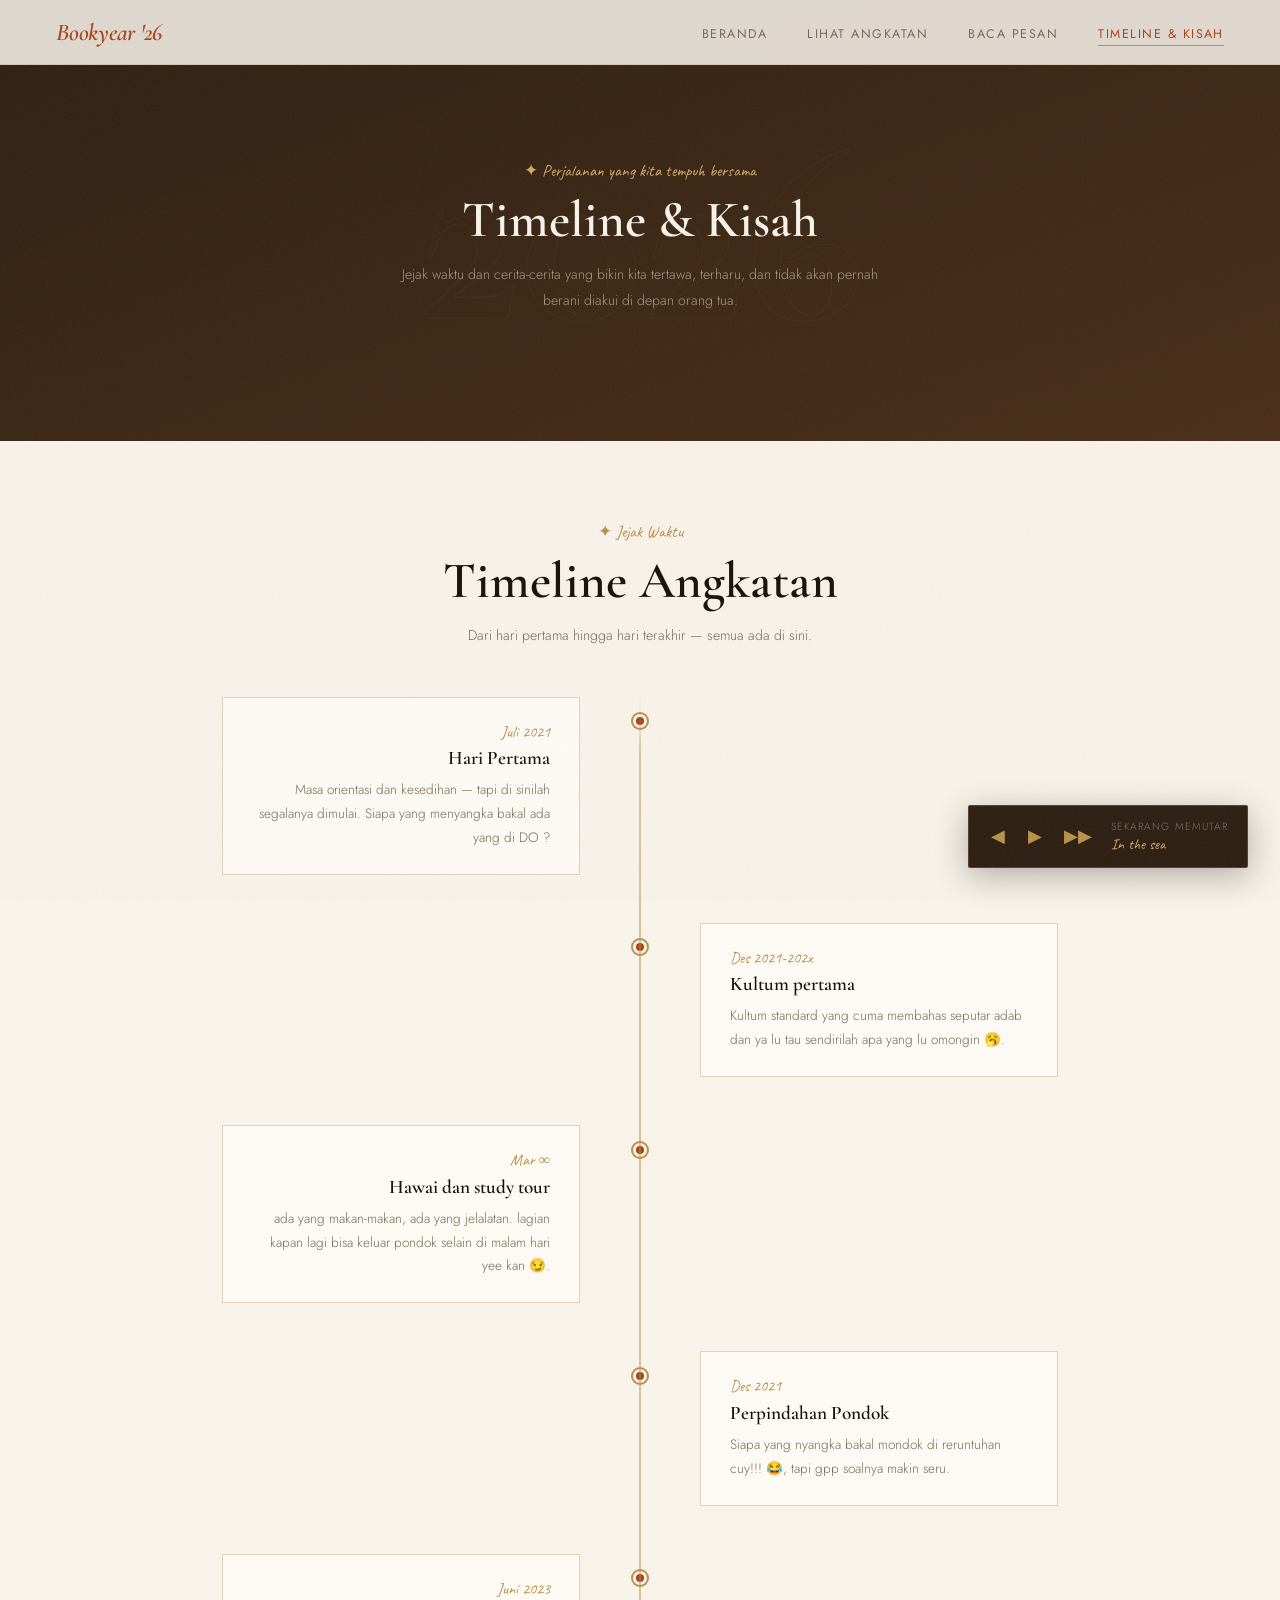
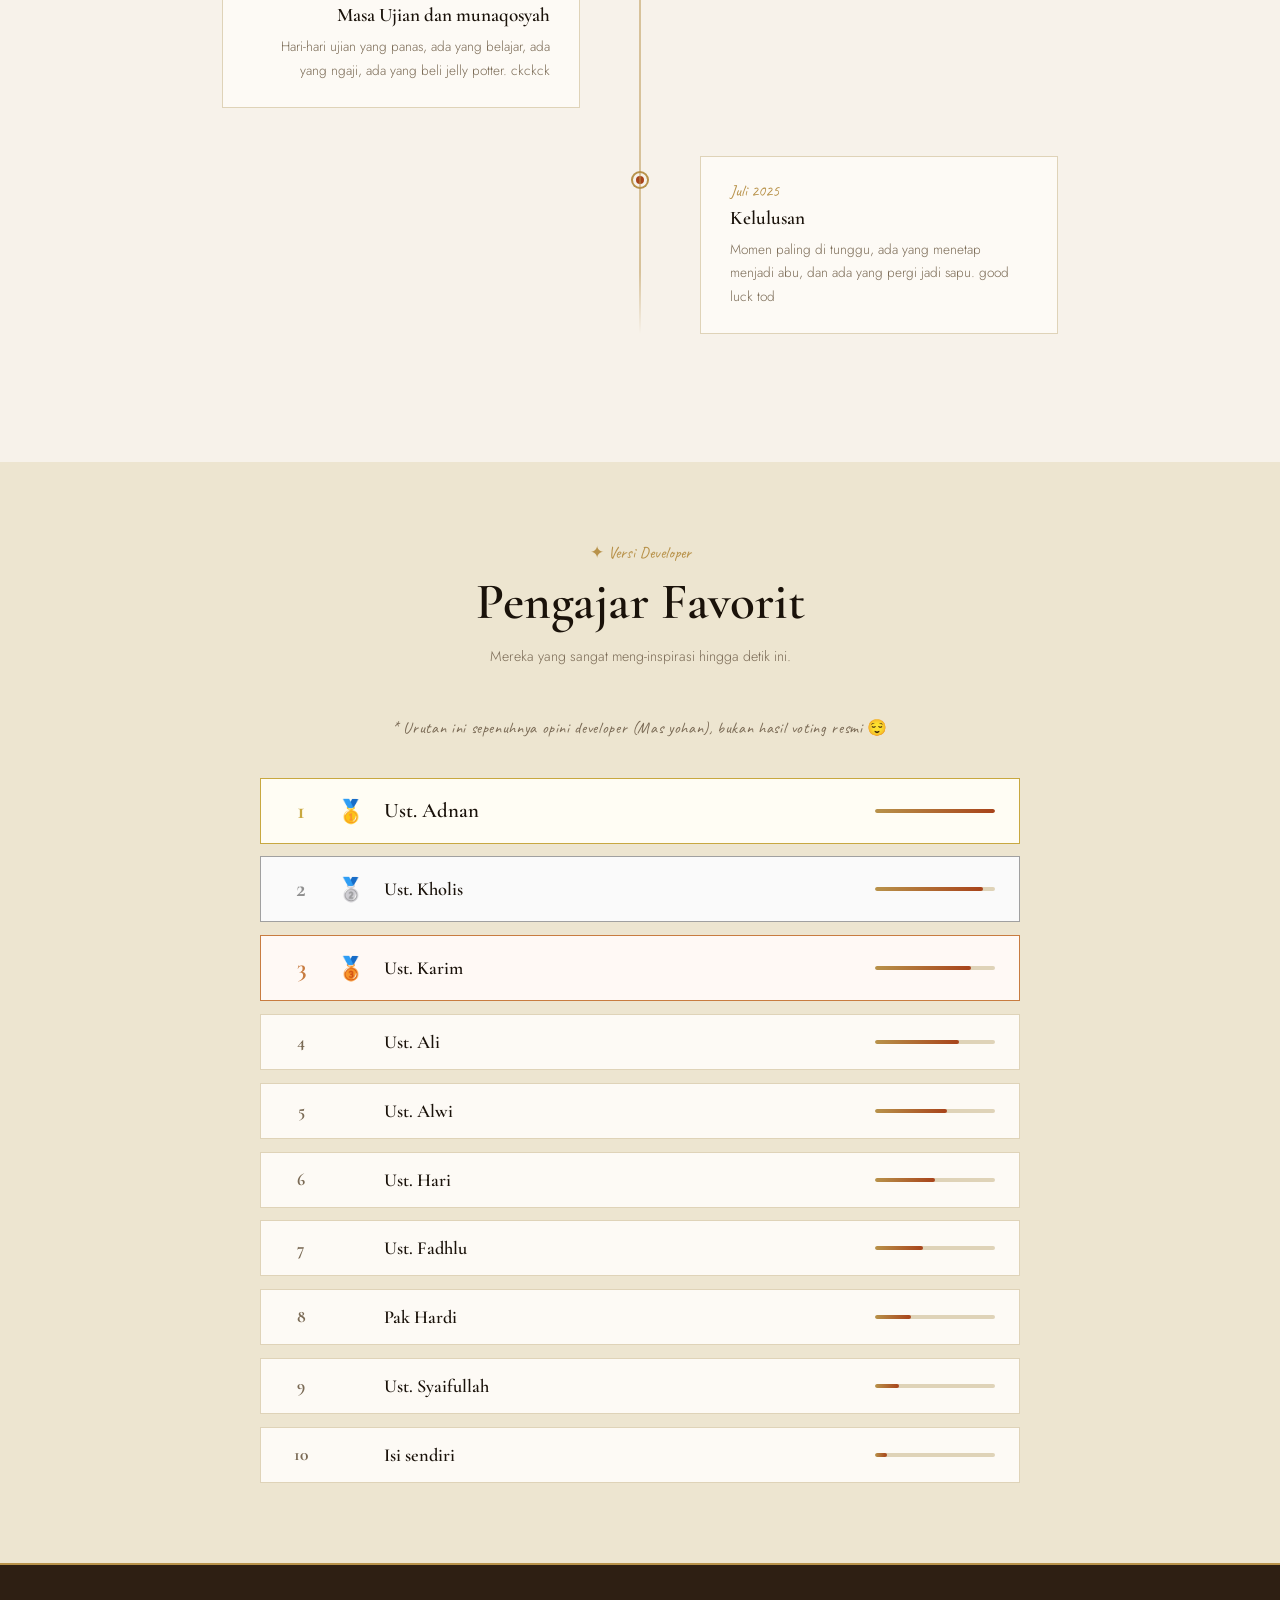
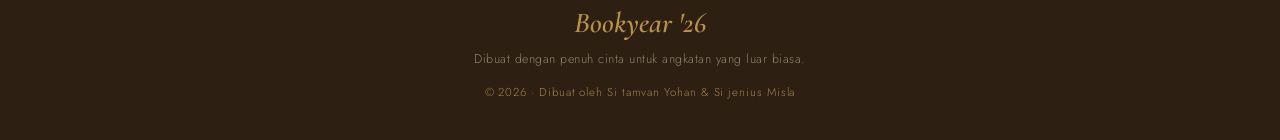
<file: timeline.html>
<!DOCTYPE html>
<html lang="id">
<head>
  <meta charset="UTF-8"/>
  <meta name="viewport" content="width=device-width, initial-scale=1.0"/>
  <title>Timeline & Pengajar — Bookyear '26</title>
  <link rel="stylesheet" href="style.css"/>
  <style>
    .page-hero {
      padding: 10rem 2rem 5rem;
      text-align: center;
      background: linear-gradient(160deg, var(--brown) 0%, #4a2e18 100%);
      position: relative;
      overflow: hidden;
    }
    .page-hero::before {
      content: '2026';
      position: absolute;
      font-family: 'Cormorant Garamond', serif;
      font-size: clamp(8rem, 20vw, 18rem);
      font-weight: 700;
      color: transparent;
      -webkit-text-stroke: 1px rgba(184,146,74,0.07);
      top: 50%; left: 50%;
      transform: translate(-50%, -45%);
      pointer-events: none;
    }
    .page-hero .section-title { color: var(--cream); position: relative; z-index: 1; }
    .page-hero .section-tag  { color: var(--gold-light); position: relative; z-index: 1; }
    .page-hero .section-sub  { color: rgba(237,229,208,0.6); position: relative; z-index: 1; }

    /* ─── TIMELINE ─── */
    .timeline-section { max-width: 900px; margin: 0 auto; padding: 5rem 2rem; }
    .timeline { position: relative; padding: 0; }
    .timeline::before {
      content: '';
      position: absolute;
      left: 50%; top: 0; bottom: 0;
      width: 1px;
      background: linear-gradient(to bottom, transparent, var(--gold) 5%, var(--gold) 95%, transparent);
      transform: translateX(-50%);
    }
    .timeline-item { display: grid; grid-template-columns: 1fr 40px 1fr; gap: 0; margin-bottom: 3rem; align-items: start; }
    .timeline-left { padding-right: 2.5rem; text-align: right; }
    .timeline-right { padding-left: 2.5rem; text-align: left; }
    .timeline-center { display: flex; justify-content: center; padding-top: 1.1rem; }
    .timeline-item:nth-child(odd) .timeline-left { order: 1; }
    .timeline-item:nth-child(odd) .timeline-center { order: 2; }
    .timeline-item:nth-child(odd) .timeline-right { order: 3; }
    .timeline-item:nth-child(even) .timeline-left  { order: 3; text-align: left; padding-right: 0; padding-left: 2.5rem; }
    .timeline-item:nth-child(even) .timeline-center { order: 2; }
    .timeline-item:nth-child(even) .timeline-right { order: 1; text-align: right; padding-left: 0; padding-right: 2.5rem; }
    .timeline-dot { width: 14px; height: 14px; border-radius: 50%; background: var(--rust); border: 3px solid var(--cream); box-shadow: 0 0 0 2px var(--gold); flex-shrink: 0; }
    .timeline-content { background: var(--white); border: 1px solid var(--warm); padding: 1.5rem 1.8rem; }
    .timeline-date { font-family: 'Caveat', cursive; font-size: 1rem; color: var(--gold); margin-bottom: 0.3rem; }
    .timeline-title { font-family: 'Cormorant Garamond', serif; font-size: 1.2rem; font-weight: 600; color: var(--ink); margin-bottom: 0.5rem; }
    .timeline-desc { font-size: 0.85rem; color: var(--muted); line-height: 1.75; }

    /* ─── PENGAJAR FAVORIT ─── */
    .pengajar-section {
      background: var(--parchment);
      padding: 5rem 2rem;
    }
    .pengajar-inner { max-width: 760px; margin: 0 auto; }

    .dev-note {
      text-align: center;
      font-family: 'Caveat', cursive;
      font-size: 1rem;
      color: var(--muted);
      margin-bottom: 2.5rem;
      letter-spacing: 0.04em;
    }

    .pengajar-list { display: flex; flex-direction: column; gap: 0.8rem; }

    .pengajar-row {
      display: flex;
      align-items: center;
      gap: 1.2rem;
      background: var(--white);
      border: 1px solid var(--warm);
      padding: 1rem 1.5rem;
      transition: all 0.25s;
      position: relative;
      overflow: hidden;
    }

    .pengajar-row::before {
      content: '';
      position: absolute;
      left: 0; top: 0; bottom: 0;
      width: 3px;
      background: var(--rust);
      transform: scaleY(0);
      transition: transform 0.25s;
    }

    .pengajar-row:hover { transform: translateX(4px); box-shadow: 0 6px 24px rgba(46,31,19,0.08); }
    .pengajar-row:hover::before { transform: scaleY(1); }

    /* Top 3 special styling */
    .pengajar-row.rank-1 { border-color: #c8a840; background: #fffdf4; }
    .pengajar-row.rank-2 { border-color: #a0a0a0; background: #fafafa; }
    .pengajar-row.rank-3 { border-color: #c87c40; background: #fff9f5; }

    .rank-badge {
      font-family: 'Cormorant Garamond', serif;
      font-size: 1.5rem;
      font-weight: 700;
      min-width: 2rem;
      text-align: center;
      line-height: 1;
    }

    .rank-1 .rank-badge { color: #c8a840; }
    .rank-2 .rank-badge { color: #909090; }
    .rank-3 .rank-badge { color: #c87c40; }
    .pengajar-row:not(.rank-1):not(.rank-2):not(.rank-3) .rank-badge { color: var(--muted); font-size: 1.1rem; }

    .rank-medal {
      font-size: 1.4rem;
      min-width: 1.8rem;
      text-align: center;
    }

    .pengajar-name {
      font-family: 'Cormorant Garamond', serif;
      font-size: 1.15rem;
      font-weight: 600;
      color: var(--ink);
      flex: 1;
    }

    .rank-1 .pengajar-name { font-size: 1.3rem; }

    .pengajar-bar-wrap {
      width: 120px;
      height: 4px;
      background: var(--warm);
      border-radius: 2px;
      overflow: hidden;
    }

    .pengajar-bar {
      height: 100%;
      border-radius: 2px;
      background: linear-gradient(to right, var(--gold), var(--rust));
    }

    @media (max-width: 768px) {
      .timeline::before { left: 20px; }
      .timeline-item { grid-template-columns: 40px 1fr; }
      .timeline-item .timeline-left,
      .timeline-item:nth-child(even) .timeline-left { display: none; }
      .timeline-item .timeline-center,
      .timeline-item:nth-child(even) .timeline-center { order: 1; }
      .timeline-item .timeline-right,
      .timeline-item:nth-child(even) .timeline-right { order: 2; text-align: left; padding-left: 2rem; padding-right: 0; }
      .pengajar-bar-wrap { width: 70px; }
      .pengajar-row { padding: 0.9rem 1rem; }
    }
  </style>
</head>
<body>

<nav>
  <a href="index.html" class="nav-logo">Bookyear '26</a>
  <ul class="nav-links">
    <li><a href="index.html">Beranda</a></li>
    <li><a href="angkatan.html">Lihat Angkatan</a></li>
    <li><a href="pesan.html">Baca Pesan</a></li>
    <li><a href="timeline.html" class="active">Timeline & Kisah</a></li>
  </ul>
</nav>

<div class="page-hero">
  <p class="section-tag">✦ Perjalanan yang kita tempuh bersama</p>
  <h1 class="section-title">Timeline & Kisah</h1>
  <p class="section-sub">Jejak waktu dan cerita-cerita yang bikin kita tertawa, terharu, dan tidak akan pernah berani diakui di depan orang tua.</p>
</div>

<!-- TIMELINE -->
<section class="timeline-section">
  <p class="section-tag">✦ Jejak Waktu</p>
  <h2 class="section-title">Timeline Angkatan</h2>
  <p class="section-sub">Dari hari pertama hingga hari terakhir — semua ada di sini.</p>
  <div class="timeline" id="timelineContainer"></div>
</section>

<!-- PENGAJAR FAVORIT -->
<section class="pengajar-section">
  <div class="pengajar-inner">
    <p class="section-tag">✦ Versi Developer</p>
    <h2 class="section-title">Pengajar Favorit</h2>
    <p class="section-sub">Mereka yang sangat meng-inspirasi hingga detik ini.</p>
    <p class="dev-note">* Urutan ini sepenuhnya opini developer (Mas yohan), bukan hasil voting resmi 😌</p>
    <div class="pengajar-list" id="pengajarList"></div>
  </div>
</section>

<footer>
  <div class="footer-logo">Bookyear '26</div>
  <p>Dibuat dengan penuh cinta untuk angkatan yang luar biasa.</p>
  <div class="copyright">© 2026 · Dibuat oleh Si tamvan Yohan & Si jenius Misla</div>
</footer>

<!-- MUSIC PLAYER -->
<div class="music-player">
  <button class="music-btn" id="prevBtn">&#9664;</button>
  <button class="music-btn" id="playBtn">&#9654;</button>
  <button class="music-btn" id="nextBtn">&#9654;&#9654;</button>
  <div class="music-info">
    <div class="music-label">Sekarang Memutar</div>
    <div class="music-title" id="musicTitle">Pilih Lagu</div>
  </div>
</div>
<audio id="audioPlayer"></audio>

<script>
  // ==========================================
  // DATA TIMELINE — Edit di sini!
  // ==========================================
  const timelineData = [
    { date: "Juli 2021",  title: "Hari Pertama",   desc: "Masa orientasi dan kesedihan — tapi di sinilah segalanya dimulai. Siapa yang menyangka bakal ada yang di DO ?" },
    { date: "Des 2021-202x",   title: "Kultum pertama",   desc: "Kultum standard yang cuma membahas seputar adab dan ya lu tau sendirilah apa yang lu omongin 🥱." },
    { date: "Mar ∞",   title: "Hawai dan study tour",      desc: "ada yang makan-makan, ada yang jelalatan. lagian kapan lagi bisa keluar pondok selain di malam hari yee kan 😏." },
    { date: "Des 2021",   title: "Perpindahan Pondok",  desc: "Siapa yang nyangka bakal mondok di reruntuhan cuy!!! 😂, tapi gpp soalnya makin seru." },
    { date: "Juni 2023",   title: "Masa Ujian dan munaqosyah",   desc: "Hari-hari ujian yang panas, ada yang belajar, ada yang ngaji, ada yang beli jelly potter. ckckck" },
    { date: "Juli 2025",   title: "Kelulusan",        desc: "Momen paling di tunggu, ada yang menetap menjadi abu, dan ada yang pergi jadi sapu. good luck tod" },
  ];

  // ==========================================
  // DATA PENGAJAR FAVORIT
  // ==========================================
  const pengajarData = [
    { nama: "Ust. Adnan",      medal: "🥇" },
    { nama: "Ust. Kholis",     medal: "🥈" },
    { nama: "Ust. Karim",      medal: "🥉" },
    { nama: "Ust. Ali",        medal: ""   },
    { nama: "Ust. Alwi",       medal: ""   },
    { nama: "Ust. Hari",       medal: ""   },
    { nama: "Ust. Fadhlu",     medal: ""   },
    { nama: "Pak Hardi",       medal: ""   },
    { nama: "Ust. Syaifullah", medal: ""   },
    { nama: "Isi sendiri",           medal: ""   }, // slot ke-10, isi sendiri
  ];

  // ── RENDER TIMELINE ──
  function renderTimeline() {
    document.getElementById('timelineContainer').innerHTML = timelineData.map(item => `
      <div class="timeline-item">
        <div class="timeline-left">
          <div class="timeline-content">
            <div class="timeline-date">${item.date}</div>
            <div class="timeline-title">${item.title}</div>
            <div class="timeline-desc">${item.desc}</div>
          </div>
        </div>
        <div class="timeline-center"><div class="timeline-dot"></div></div>
        <div class="timeline-right"></div>
      </div>`).join('');
  }

  // ── RENDER PENGAJAR ──
  function renderPengajar() {
    const total = pengajarData.length;
    document.getElementById('pengajarList').innerHTML = pengajarData.map((p, i) => {
      const rank = i + 1;
      const rankClass = rank <= 3 ? `rank-${rank}` : '';
      const barWidth = Math.round((1 - i / total) * 100);
      return `
        <div class="pengajar-row ${rankClass}">
          <div class="rank-badge">${rank}</div>
          <div class="rank-medal">${p.medal}</div>
          <div class="pengajar-name">${p.nama}</div>
          <div class="pengajar-bar-wrap">
            <div class="pengajar-bar" style="width:${barWidth}%"></div>
          </div>
        </div>`;
    }).join('');
  }

  // ── MUSIC ──
  const playlist = [
    { title: "In the sea", src: "in the sea - The Dreamer Piano.mp3" },
    { title: "打上花火 — DAOKO", src: "DAOKO × 米津玄師『打上花火』MUSIC VIDEO - daoko_jp.mp3" },
    { title: "Taweel Al Shawq — Ahmed Bukhatir", src: "Nasheed Taweel Alshawq - Ahmed Bukhatir  - أحمد بوخاطر - نشيد طويل الشوق - Ahmed Bukhatir  احمد بوخاطر.mp3" },
  ];

  let currentTrack = 0, isPlaying = false;
  const audio = document.getElementById('audioPlayer');
  const playBtn = document.getElementById('playBtn');
  const titleEl = document.getElementById('musicTitle');

  audio.addEventListener('ended', () => loadTrack((currentTrack + 1) % playlist.length));

  function loadTrack(i) {
    currentTrack = (i + playlist.length) % playlist.length;
    titleEl.textContent = playlist[currentTrack].title;
    audio.src = playlist[currentTrack].src;
    if (isPlaying) audio.play().catch(() => {});
  }

  function togglePlay() {
    if (!playlist[currentTrack].src) return;
    if (isPlaying) {
      audio.pause();
      playBtn.innerHTML = '&#9654;';
    } else {
      if (!audio.src || audio.src === window.location.href) audio.src = playlist[currentTrack].src;
      audio.play().catch(() => {});
      playBtn.innerHTML = '&#9646;&#9646;';
    }
    isPlaying = !isPlaying;
  }

  playBtn.onclick = togglePlay;
  document.getElementById('prevBtn').onclick = () => { loadTrack(currentTrack - 1); if (isPlaying) audio.play().catch(() => {}); };
  document.getElementById('nextBtn').onclick = () => { loadTrack(currentTrack + 1); if (isPlaying) audio.play().catch(() => {}); };
  titleEl.textContent = playlist[0].title;

  // INIT
  renderTimeline();
  renderPengajar();
</script>
</body>
</html>
</file>
<file: style.css>
@import url('https://fonts.googleapis.com/css2?family=Cormorant+Garamond:ital,wght@0,300;0,400;0,600;0,700;1,300;1,400;1,600&family=Jost:wght@200;300;400;500&family=Caveat:wght@400;500;600;700&display=swap');

:root {
  --cream: #f7f2ea;
  --parchment: #ede5d0;
  --warm: #dfd3b8;
  --brown: #2e1f13;
  --rust: #a8431a;
  --gold: #b8924a;
  --gold-light: #d4aa6a;
  --muted: #7a6a55;
  --ink: #1a120a;
  --white: #fdfaf5;
}

*, *::before, *::after { margin: 0; padding: 0; box-sizing: border-box; }

html { scroll-behavior: smooth; }

body {
  background: var(--cream);
  color: var(--brown);
  font-family: 'Jost', sans-serif;
  font-weight: 300;
  min-height: 100vh;
  overflow-x: hidden;
}

/* GRAIN */
body::after {
  content: '';
  position: fixed;
  inset: 0;
  background-image: url("data:image/svg+xml,%3Csvg viewBox='0 0 512 512' xmlns='http://www.w3.org/2000/svg'%3E%3Cfilter id='grain'%3E%3CfeTurbulence type='fractalNoise' baseFrequency='0.75' numOctaves='4' stitchTiles='stitch'/%3E%3C/filter%3E%3Crect width='100%25' height='100%25' filter='url(%23grain)' opacity='0.035'/%3E%3C/svg%3E");
  pointer-events: none;
  z-index: 9998;
}

/* ─── NAV ─── */
nav {
  position: fixed;
  top: 0; left: 0; right: 0;
  z-index: 500;
  padding: 1.1rem 3.5rem;
  display: flex;
  justify-content: space-between;
  align-items: center;
  background: rgba(247,242,234,0.88);
  backdrop-filter: blur(10px);
  border-bottom: 1px solid rgba(184,146,74,0.25);
  transition: all 0.3s;
}

.nav-logo {
  font-family: 'Cormorant Garamond', serif;
  font-size: 1.5rem;
  font-style: italic;
  font-weight: 600;
  color: var(--rust);
  text-decoration: none;
  letter-spacing: -0.01em;
}

.nav-links {
  display: flex;
  gap: 2.5rem;
  list-style: none;
}

.nav-links a {
  text-decoration: none;
  color: var(--muted);
  font-size: 0.78rem;
  font-weight: 400;
  letter-spacing: 0.12em;
  text-transform: uppercase;
  transition: color 0.2s;
  position: relative;
}

.nav-links a::after {
  content: '';
  position: absolute;
  bottom: -3px; left: 0; right: 0;
  height: 1px;
  background: var(--gold);
  transform: scaleX(0);
  transition: transform 0.25s;
}

.nav-links a:hover { color: var(--rust); }
.nav-links a:hover::after,
.nav-links a.active::after { transform: scaleX(1); }
.nav-links a.active { color: var(--rust); }

/* MUSIC PLAYER */
.music-player {
  position: fixed;
  bottom: 2rem;
  right: 2rem;
  z-index: 600;
  background: var(--brown);
  color: var(--cream);
  border-radius: 2px;
  padding: 0.8rem 1.2rem;
  display: flex;
  align-items: center;
  gap: 1rem;
  box-shadow: 0 8px 32px rgba(30,18,10,0.3);
  min-width: 240px;
  border: 1px solid rgba(184,146,74,0.3);
}

.music-btn {
  background: none;
  border: none;
  color: var(--gold);
  cursor: pointer;
  font-size: 1.1rem;
  line-height: 1;
  padding: 0.2rem;
  transition: color 0.2s;
}

.music-btn:hover { color: var(--gold-light); }

.music-info {
  flex: 1;
  overflow: hidden;
}

.music-title {
  font-family: 'Caveat', cursive;
  font-size: 0.95rem;
  color: var(--gold-light);
  white-space: nowrap;
  overflow: hidden;
  text-overflow: ellipsis;
}

.music-label {
  font-size: 0.65rem;
  color: rgba(247,242,234,0.4);
  text-transform: uppercase;
  letter-spacing: 0.1em;
}

.music-select {
  background: none;
  border: none;
  color: var(--muted);
  cursor: pointer;
  font-size: 0.8rem;
  padding: 0.2rem;
}

.music-select:hover { color: var(--gold); }

/* ─── BUTTONS ─── */
.btn {
  display: inline-block;
  padding: 0.85rem 2.2rem;
  font-family: 'Jost', sans-serif;
  font-size: 0.78rem;
  font-weight: 400;
  letter-spacing: 0.12em;
  text-transform: uppercase;
  text-decoration: none;
  cursor: pointer;
  transition: all 0.25s;
  border: none;
}

.btn-primary {
  background: var(--rust);
  color: var(--cream);
  border: 1.5px solid var(--rust);
}

.btn-primary:hover {
  background: var(--brown);
  border-color: var(--brown);
}

.btn-outline {
  background: transparent;
  color: var(--brown);
  border: 1.5px solid var(--brown);
}

.btn-outline:hover {
  background: var(--brown);
  color: var(--cream);
}

/* ─── DIVIDER ─── */
.ornament {
  display: flex;
  align-items: center;
  justify-content: center;
  gap: 1rem;
  margin: 2rem auto;
  color: var(--gold);
  font-size: 0.7rem;
  letter-spacing: 0.3em;
  text-transform: uppercase;
}

.ornament::before,
.ornament::after {
  content: '';
  width: 60px;
  height: 1px;
  background: linear-gradient(to right, transparent, var(--gold));
}

.ornament::after {
  background: linear-gradient(to left, transparent, var(--gold));
}

/* ─── SECTION LABELS ─── */
.section-tag {
  font-family: 'Caveat', cursive;
  font-size: 1.05rem;
  color: var(--gold);
  text-align: center;
  margin-bottom: 0.6rem;
}

.section-title {
  font-family: 'Cormorant Garamond', serif;
  font-size: clamp(2rem, 4vw, 3.2rem);
  font-weight: 600;
  text-align: center;
  color: var(--ink);
  line-height: 1.15;
  margin-bottom: 0.8rem;
}

.section-sub {
  text-align: center;
  color: var(--muted);
  font-size: 0.88rem;
  line-height: 1.8;
  max-width: 480px;
  margin: 0 auto 3rem;
}

/* ─── FOOTER ─── */
footer {
  background: var(--brown);
  color: var(--warm);
  text-align: center;
  padding: 2.5rem 2rem;
  border-top: 2px solid var(--gold);
}

.footer-logo {
  font-family: 'Cormorant Garamond', serif;
  font-size: 1.8rem;
  font-style: italic;
  font-weight: 600;
  color: var(--gold);
  margin-bottom: 0.5rem;
}

footer p {
  font-size: 0.78rem;
  opacity: 0.55;
  line-height: 1.9;
  letter-spacing: 0.04em;
}

footer .copyright {
  margin-top: 0.8rem;
  font-size: 0.72rem;
  color: var(--gold-light);
  opacity: 0.7;
  letter-spacing: 0.08em;
}

/* ─── MODAL ─── */
.modal-overlay {
  display: none;
  position: fixed;
  inset: 0;
  background: rgba(20,12,6,0.75);
  backdrop-filter: blur(6px);
  z-index: 1000;
  justify-content: center;
  align-items: center;
  padding: 2rem;
}

.modal-overlay.active { display: flex; }

.modal {
  background: var(--white);
  max-width: 520px;
  width: 100%;
  position: relative;
  border-top: 3px solid var(--rust);
  animation: modalIn 0.3s ease;
  max-height: 90vh;
  overflow-y: auto;
}

.modal-header {
  background: var(--brown);
  padding: 2rem;
  text-align: center;
}

.modal-avatar {
  width: 90px;
  height: 90px;
  border-radius: 50%;
  background: var(--parchment);
  display: flex;
  align-items: center;
  justify-content: center;
  font-family: 'Cormorant Garamond', serif;
  font-size: 2.2rem;
  font-weight: 600;
  color: var(--rust);
  margin: 0 auto 1rem;
  border: 3px solid var(--gold);
}

.modal-name {
  font-family: 'Cormorant Garamond', serif;
  font-size: 1.7rem;
  font-weight: 600;
  color: var(--cream);
  margin-bottom: 0.2rem;
}

.modal-class {
  font-size: 0.72rem;
  color: var(--gold-light);
  letter-spacing: 0.12em;
  text-transform: uppercase;
}

.modal-body { padding: 1.8rem 2rem; }

.modal-grid {
  display: grid;
  grid-template-columns: 1fr 1fr;
  gap: 1rem 1.5rem;
  margin-bottom: 1.5rem;
}

.modal-field label {
  display: block;
  font-size: 0.68rem;
  color: var(--gold);
  text-transform: uppercase;
  letter-spacing: 0.1em;
  margin-bottom: 0.3rem;
}

.modal-field span {
  font-size: 0.88rem;
  color: var(--ink);
  font-weight: 400;
}

.modal-quote {
  background: var(--parchment);
  padding: 1.2rem 1.5rem;
  font-family: 'Cormorant Garamond', serif;
  font-style: italic;
  font-size: 1.05rem;
  color: var(--brown);
  border-left: 3px solid var(--rust);
  line-height: 1.7;
  margin-bottom: 0;
}

.modal-close {
  position: absolute;
  top: 0.8rem; right: 1rem;
  background: none;
  border: none;
  color: rgba(247,242,234,0.5);
  cursor: pointer;
  font-size: 1.4rem;
  line-height: 1;
  transition: color 0.2s;
  z-index: 10;
}

.modal-close:hover { color: var(--cream); }

/* ─── ANIMATIONS ─── */
@keyframes fadeUp {
  from { opacity: 0; transform: translateY(24px); }
  to { opacity: 1; transform: translateY(0); }
}

@keyframes fadeIn {
  from { opacity: 0; }
  to { opacity: 1; }
}

@keyframes modalIn {
  from { opacity: 0; transform: scale(0.95) translateY(12px); }
  to { opacity: 1; transform: scale(1) translateY(0); }
}

@keyframes scrollLine {
  0%, 100% { opacity: 1; transform: scaleY(1); }
  50% { opacity: 0.3; transform: scaleY(0.6); }
}

/* ─── RESPONSIVE ─── */
@media (max-width: 768px) {
  nav { padding: 1rem 1.5rem; }
  .nav-links { display: none; }
  .music-player { bottom: 1rem; right: 1rem; min-width: 200px; }
}
</file>
